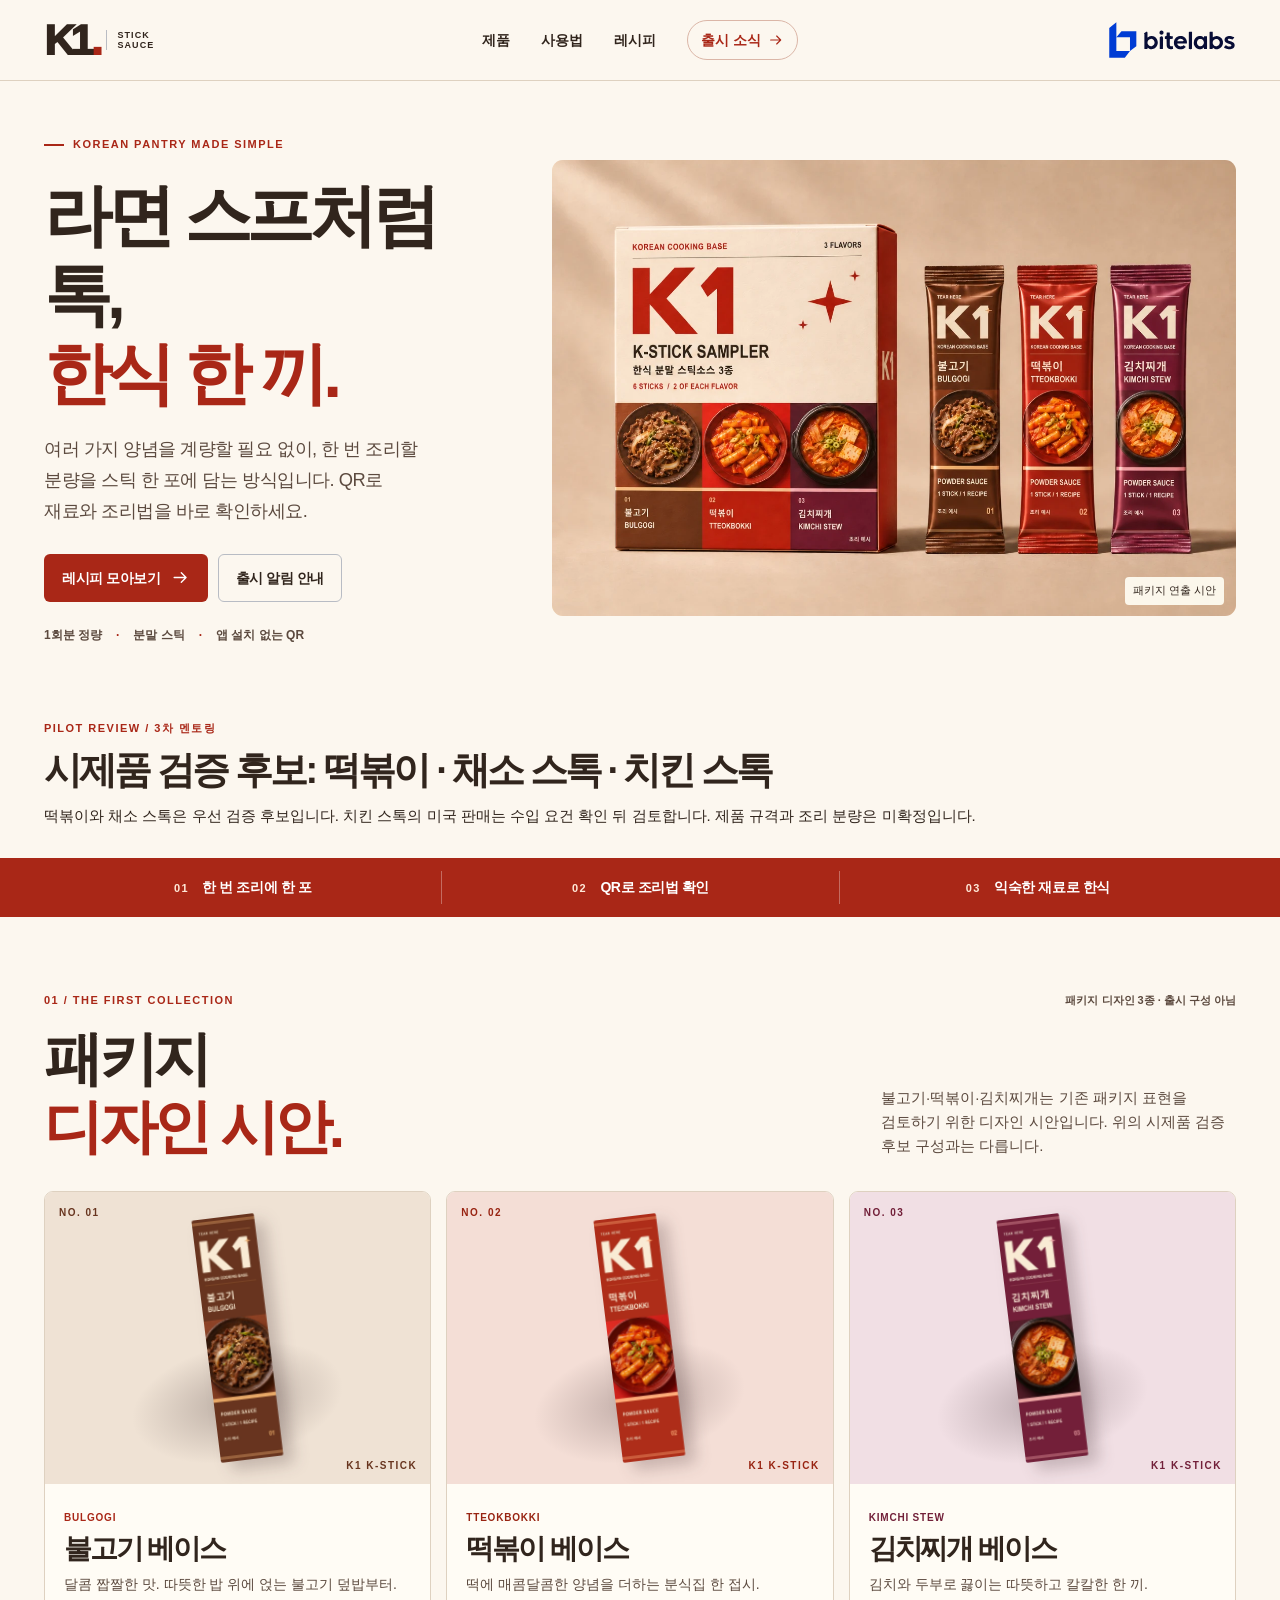
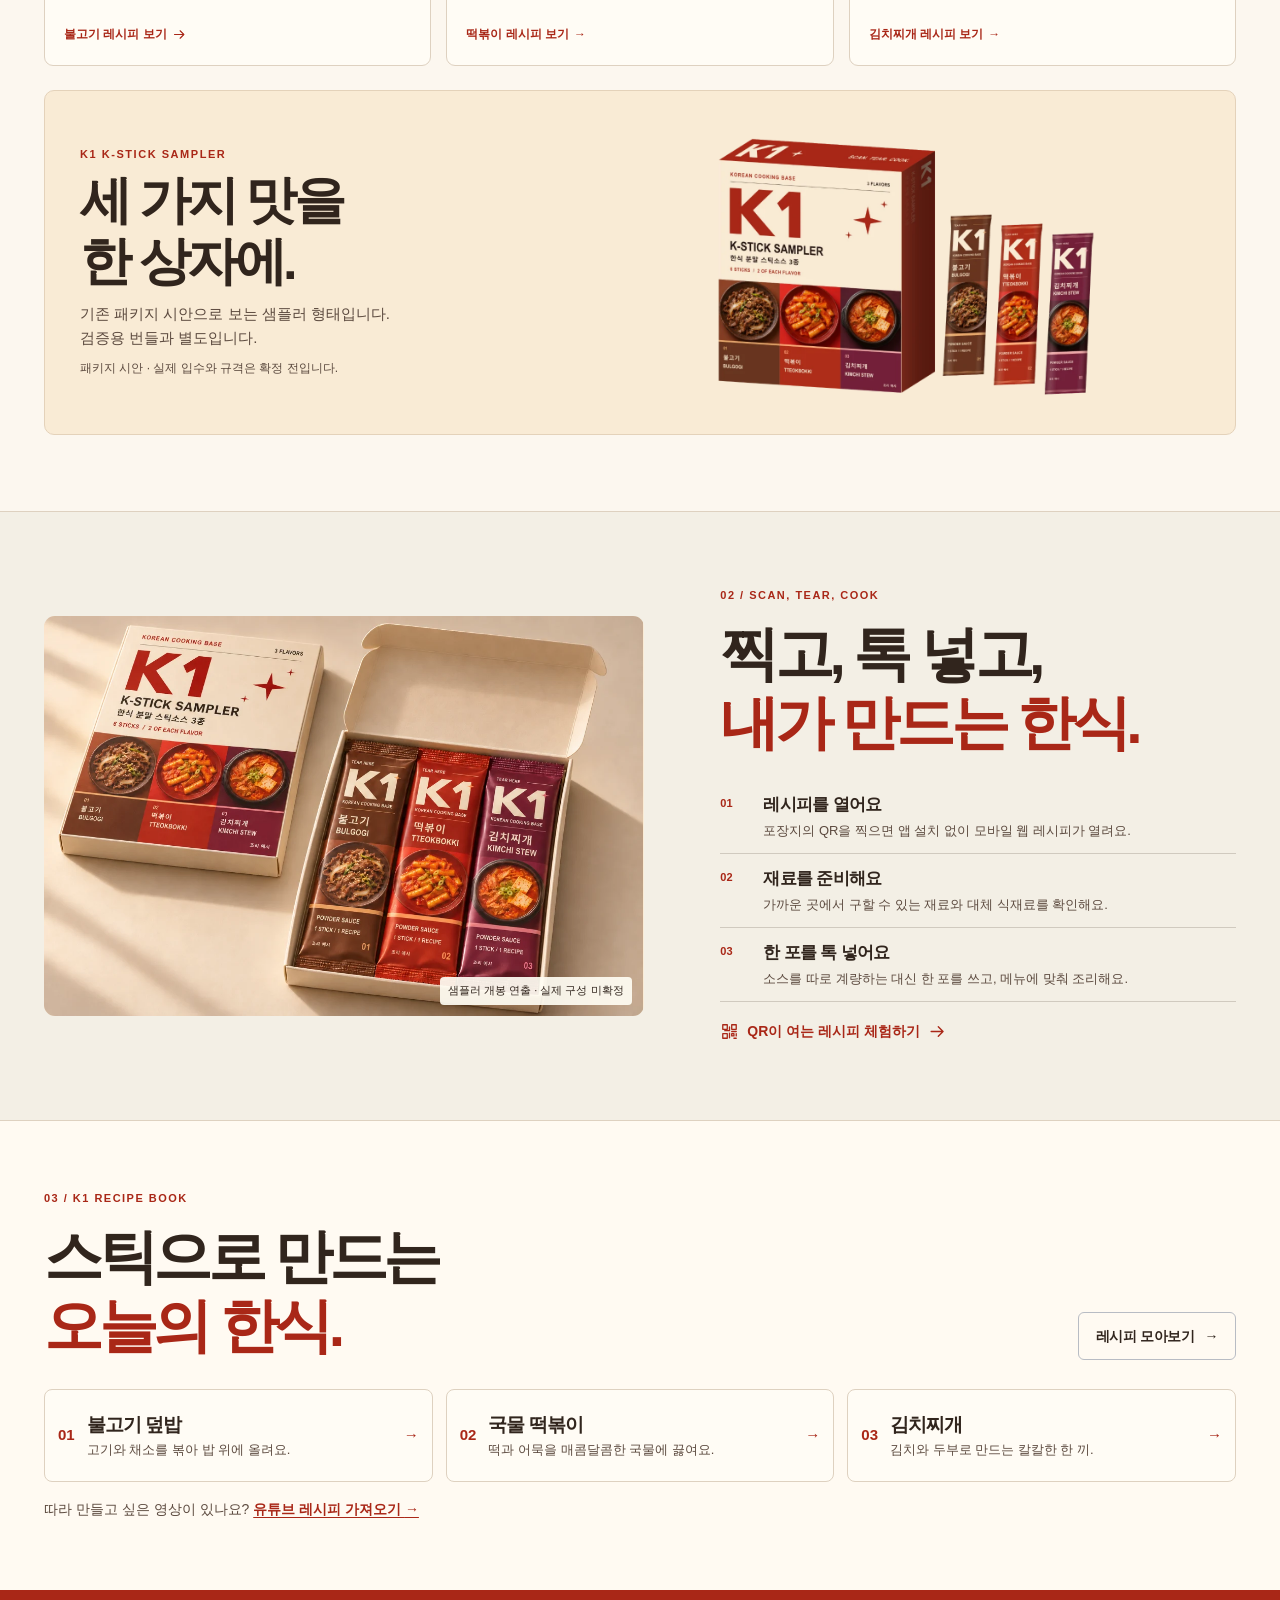
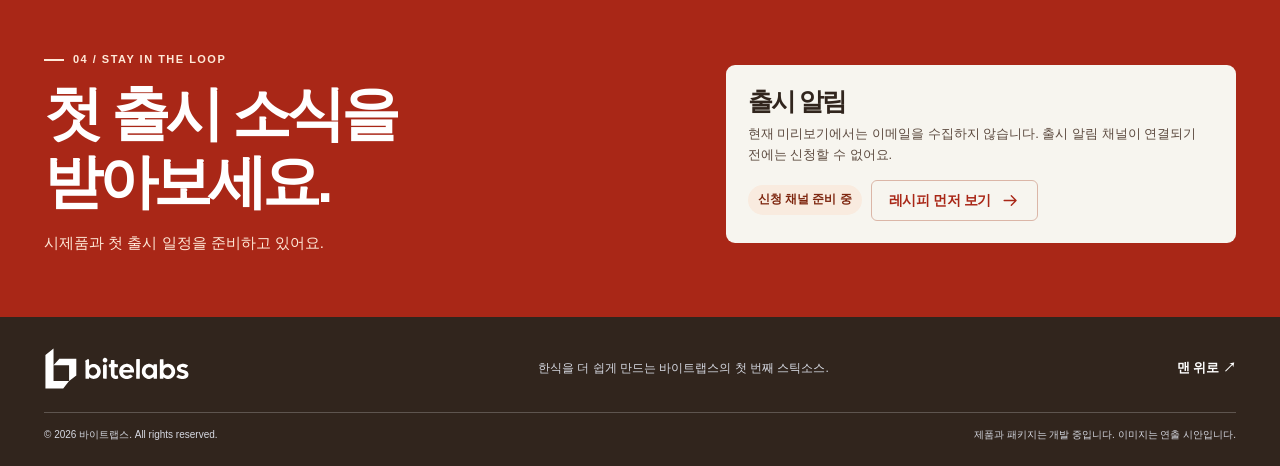
<file: index.html>
<!doctype html><html lang="ko"><head><meta name="robots" content="noindex, nofollow"><meta charset="utf-8"><meta name="viewport" content="width=device-width, initial-scale=1"><title>K1 스틱소스 | 라면 스프처럼 톡, 한식 한 끼</title><meta name="description" content="한 끼 분량의 분말 스틱소스와 앱 없이 열리는 QR 레시피. 한식 스틱과 QR 웹 레시피를 검토 중입니다."><meta property="og:title" content="K1 스틱소스 | 라면 스프처럼 톡, 한식 한 끼"><meta property="og:description" content="한 끼 분량의 분말 스틱소스와 앱 없이 열리는 QR 레시피. 한식 스틱과 QR 웹 레시피를 검토 중입니다."><meta property="og:type" content="website"><meta name="theme-color" content="#f9ebd5"><link rel="icon" type="image/svg+xml" href="assets/bitelabs-symbol-flat-blue.svg"><link rel="stylesheet" href="styles.css"><script defer src="config.js"></script><script defer src="main.js"></script></head><body><a class="skip" href="#main">본문 바로가기</a><header class="head"><div class="shell head-in"><a class="brand" href="#top" aria-label="K1 홈"><span class="mark">K1<span>.</span></span><span class="brand-ext">STICK<br>SAUCE</span></a><button type="button" class="hamb" aria-expanded="false" aria-controls="menu"><svg viewBox="0 0 24 24" fill="none" aria-hidden="true"><path d="M4 8h16M4 16h16" stroke="currentColor" stroke-width="1.75" stroke-linecap="round"/></svg><span class="sr">메뉴</span></button><nav id="menu" aria-label="주 메뉴"><a href="#lineup">제품</a><a href="#how">사용법</a><a href="recipe/">레시피</a><a class="nav-cta" href="#notify">출시 소식 <svg viewBox="0 0 24 24" fill="none" aria-hidden="true"><path d="M4 12h15m-6-6 6 6-6 6" stroke="currentColor" stroke-width="1.75" stroke-linecap="round" stroke-linejoin="round"/></svg></a></nav><img class="company" src="assets/bitelabs-horizontal-flat-blue.svg" width="128" alt="바이트랩스"></div></header><main id="main"><section id="top" class="hero"><div class="shell hero-grid"><div class="hero-copy"><p class="eyebrow"><span></span> KOREAN PANTRY MADE SIMPLE</p><h1>라면 스프처럼 톡,<br><em>한식 한 끼.</em></h1><p class="lead">여러 가지 양념을 계량할 필요 없이, 한 번 조리할 분량을 스틱 한 포에 담는 방식입니다. QR로 재료와 조리법을 바로 확인하세요.</p><div class="actions"><a class="btn primary" href="recipe/">레시피 모아보기 <svg viewBox="0 0 24 24" fill="none" aria-hidden="true"><path d="M4 12h15m-6-6 6 6-6 6" stroke="currentColor" stroke-width="1.75" stroke-linecap="round" stroke-linejoin="round"/></svg></a><a class="btn secondary" href="#notify">출시 알림 안내</a></div><div class="hero-meta"><span>1회분 정량</span><span>분말 스틱</span><span>앱 설치 없는 QR</span></div></div><figure class="hero-fig"><img fetchpriority="high" decoding="async" src="assets/k-stick/hero.webp" width="1350" height="900" alt="크림색 K1 K-STICK 샘플러 박스와 불고기·떡볶이·김치찌개 스틱 3종 패키지 목업"><figcaption>패키지 연출 시안</figcaption></figure></div></section><section id="pilot" class="shell" style="padding-block:30px"><div class="section-label">PILOT REVIEW / 3차 멘토링</div><h2 style="font-size:clamp(24px,3.5vw,38px);margin:12px 0">시제품 검증 후보: 떡볶이 · 채소 스톡 · 치킨 스톡</h2><p>떡볶이와 채소 스톡은 우선 검증 후보입니다. 치킨 스톡의 미국 판매는 수입 요건 확인 뒤 검토합니다. 제품 규격과 조리 분량은 미확정입니다.</p></section><div class="strip"><div class="shell strip-in"><span><b>01</b> 한 번 조리에 한 포</span><span><b>02</b> QR로 조리법 확인</span><span><b>03</b> 익숙한 재료로 한식</span></div></div><section id="lineup" class="lineup"><div class="shell"><div class="section-label"><span>01 / THE FIRST COLLECTION</span><span>패키지 디자인 3종 · 출시 구성 아님</span></div><div class="section-head"><h2>패키지<br><em>디자인 시안.</em></h2><p>불고기·떡볶이·김치찌개는 기존 패키지 표현을 검토하기 위한 디자인 시안입니다. 위의 시제품 검증 후보 구성과는 다릅니다.</p></div><div class="cards"><article class="card bulgogi"><div class="pack-v"><span class="v-num">NO. 01</span><span class="v-tag">K1 K-STICK</span><img loading="lazy" decoding="async" src="assets/k-stick/bulgogi.webp" width="260" height="1006" alt="K1 불고기 베이스 스틱 패키지 전면 시안"></div><div class="card-copy"><span>BULGOGI</span><h3>불고기 베이스</h3><p>달콤 짭짤한 맛. 따뜻한 밥 위에 얹는 불고기 덮밥부터.</p><a href="recipe/#/recipe/bulgogi-dupbap">불고기 레시피 보기 <svg viewBox="0 0 24 24" fill="none" aria-hidden="true"><path d="M4 12h15m-6-6 6 6-6 6" stroke="currentColor" stroke-width="1.75" stroke-linecap="round" stroke-linejoin="round"/></svg></a></div></article><article class="card tteokbokki"><div class="pack-v"><span class="v-num">NO. 02</span><span class="v-tag">K1 K-STICK</span><img loading="lazy" decoding="async" src="assets/k-stick/tteokbokki.webp" width="260" height="1006" alt="K1 떡볶이 베이스 스틱 패키지 전면 시안"></div><div class="card-copy"><span>TTEOKBOKKI</span><h3>떡볶이 베이스</h3><p>떡에 매콤달콤한 양념을 더하는 분식집 한 접시.</p><a href="recipe/#/recipe/tteokbokki">떡볶이 레시피 보기 <span aria-hidden="true">→</span></a></div></article><article class="card kimchi"><div class="pack-v"><span class="v-num">NO. 03</span><span class="v-tag">K1 K-STICK</span><img loading="lazy" decoding="async" src="assets/k-stick/kimchi.webp" width="260" height="1006" alt="K1 김치찌개 베이스 스틱 패키지 전면 시안"></div><div class="card-copy"><span>KIMCHI STEW</span><h3>김치찌개 베이스</h3><p>김치와 두부로 끓이는 따뜻하고 칼칼한 한 끼.</p><a href="recipe/#/recipe/kimchi-jjigae">김치찌개 레시피 보기 <span aria-hidden="true">→</span></a></div></article></div><aside class="sampler" aria-labelledby="sample-heading"><div class="sampler-copy"><p class="sampler-kicker">K1 K-STICK SAMPLER</p><h3 id="sample-heading">세 가지 맛을<br> 한 상자에.</h3><p>기존 패키지 시안으로 보는 샘플러 형태입니다. 검증용 번들과 별도입니다.</p><small>패키지 시안 · 실제 입수와 규격은 확정 전입니다.</small></div><img loading="lazy" decoding="async" src="assets/k-stick/packshot.webp" width="1080" height="692" alt="K1 샘플러 박스와 스틱 구성 연출 시안"></aside></div></section><section id="how" class="how"><div class="shell how-grid"><figure class="collection"><img loading="lazy" decoding="async" src="assets/k-stick/unboxing.webp" width="1180" height="787" alt="크림색 K1 샘플러 상자를 열어 스틱을 보여주는 개봉 목업"><figcaption>샘플러 개봉 연출 · 실제 구성 미확정</figcaption></figure><div><div class="section-label">02 / SCAN, TEAR, COOK</div><h2>찍고, 톡 넣고,<br><em>내가 만드는 한식.</em></h2><ol class="how-list"><li><span>01</span><div><strong>레시피를 열어요</strong><p>포장지의 QR을 찍으면 앱 설치 없이 모바일 웹 레시피가 열려요.</p></div></li><li><span>02</span><div><strong>재료를 준비해요</strong><p>가까운 곳에서 구할 수 있는 재료와 대체 식재료를 확인해요.</p></div></li><li><span>03</span><div><strong>한 포를 톡 넣어요</strong><p>소스를 따로 계량하는 대신 한 포를 쓰고, 메뉴에 맞춰 조리해요.</p></div></li></ol><a class="text-link" href="recipe/"><svg viewBox="0 0 24 24" fill="none" aria-hidden="true"><path d="M3.5 3.5h5.7v5.7H3.5zm11.3 0h5.7v5.7h-5.7zM3.5 14.8h5.7v5.7H3.5zm11.3 0h2.8v2.8h-2.8zm5.7 0v2.8m-2.9 2.9h2.9M12 6.3V11H6m6 3v6m2.8-8h5.7" stroke="currentColor" stroke-width="1.65" stroke-linecap="round" stroke-linejoin="round"/></svg> QR이 여는 레시피 체험하기 <svg viewBox="0 0 24 24" fill="none" aria-hidden="true"><path d="M4 12h15m-6-6 6 6-6 6" stroke="currentColor" stroke-width="1.75" stroke-linecap="round" stroke-linejoin="round"/></svg></a></div></div></section><section id="recipes" class="home-recipes" aria-labelledby="home-recipes-title"><div class="shell"><div class="section-label">03 / K1 RECIPE BOOK</div><div class="section-head"><div><h2 id="home-recipes-title">스틱으로 만드는<br><em>오늘의 한식.</em></h2></div><a class="btn secondary" href="recipe/">레시피 모아보기 <span aria-hidden="true">→</span></a></div><div class="home-recipe-grid"><a class="home-recipe-card" href="recipe/#/recipe/bulgogi-dupbap"><span class="home-recipe-count">01</span><span><strong>불고기 덮밥</strong><small>고기와 채소를 볶아 밥 위에 올려요.</small></span><span aria-hidden="true">→</span></a><a class="home-recipe-card" href="recipe/#/recipe/tteokbokki"><span class="home-recipe-count">02</span><span><strong>국물 떡볶이</strong><small>떡과 어묵을 매콤달콤한 국물에 끓여요.</small></span><span aria-hidden="true">→</span></a><a class="home-recipe-card" href="recipe/#/recipe/kimchi-jjigae"><span class="home-recipe-count">03</span><span><strong>김치찌개</strong><small>김치와 두부로 만드는 칼칼한 한 끼.</small></span><span aria-hidden="true">→</span></a></div><p class="recipe-tool-link">따라 만들고 싶은 영상이 있나요? <a href="recipe/#extractor">유튜브 레시피 가져오기 <span aria-hidden="true">→</span></a></p></div></section><section id="notify" class="notify"><div class="shell notify-grid"><div><p class="eyebrow"><span></span> 04 / STAY IN THE LOOP</p><h2>첫 출시 소식을<br>받아보세요.</h2><p>시제품과 첫 출시 일정을 준비하고 있어요.</p></div><div class="signup-box"><h3>출시 알림</h3><p id="signup-detail">현재 미리보기에서는 이메일을 수집하지 않습니다. 출시 알림 채널이 연결되기 전에는 신청할 수 없어요.</p><form id="notify-form" hidden aria-describedby="signup-detail"><label for="email">이메일 주소</label><input type="email" id="email" name="email" autocomplete="email" required placeholder="name@example.com" maxlength="254"><label class="consent"><input type="checkbox" name="consent" value="1" required><span data-consent>개인정보 수집 및 이용에 동의합니다.</span></label><a class="policy" data-privacy href="#" hidden>개인정보 처리 안내</a><button type="submit" class="btn primary">알림 신청 <svg viewBox="0 0 24 24" fill="none" aria-hidden="true"><path d="M4 12h15m-6-6 6 6-6 6" stroke="currentColor" stroke-width="1.75" stroke-linecap="round" stroke-linejoin="round"/></svg></button><p role="status" class="signup-status"></p></form><div id="notify-fallback"><span class="status-pill">신청 채널 준비 중</span><a class="btn white-link" href="recipe/">레시피 먼저 보기 <svg viewBox="0 0 24 24" fill="none" aria-hidden="true"><path d="M4 12h15m-6-6 6 6-6 6" stroke="currentColor" stroke-width="1.75" stroke-linecap="round" stroke-linejoin="round"/></svg></a></div><a class="partner" data-partner hidden>협업 문의 <svg viewBox="0 0 24 24" fill="none" aria-hidden="true"><path d="M4 12h15m-6-6 6 6-6 6" stroke="currentColor" stroke-width="1.75" stroke-linecap="round" stroke-linejoin="round"/></svg></a></div></div></section></main><footer class="footer"><div class="shell footer-top"><img src="assets/bitelabs-horizontal-white.svg" alt="바이트랩스" width="146"><p>한식을 더 쉽게 만드는 바이트랩스의 첫 번째 스틱소스.</p><a href="#top">맨 위로 <span aria-hidden="true">↗</span></a></div><div class="shell footer-low"><small>© 2026 바이트랩스. All rights reserved.</small><small>제품과 패키지는 개발 중입니다. 이미지는 연출 시안입니다.</small></div></footer></body></html>
</file>
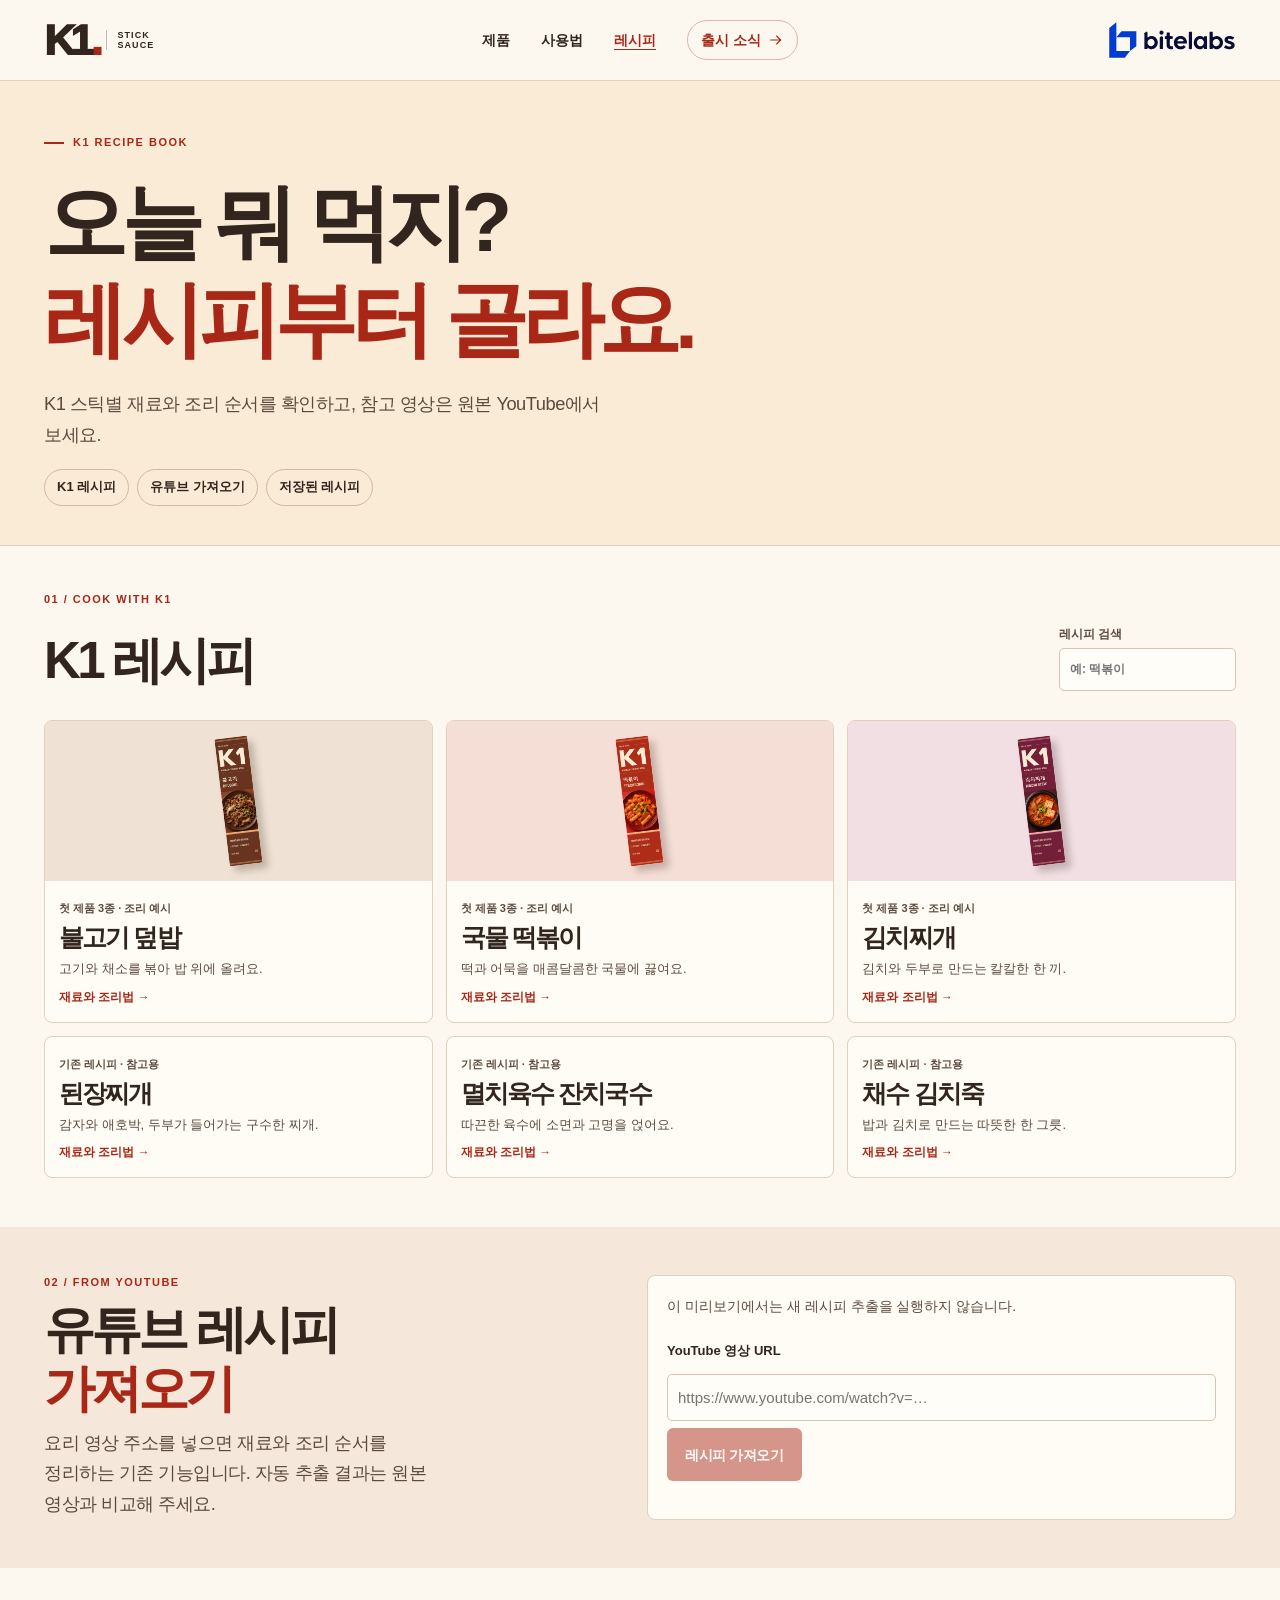
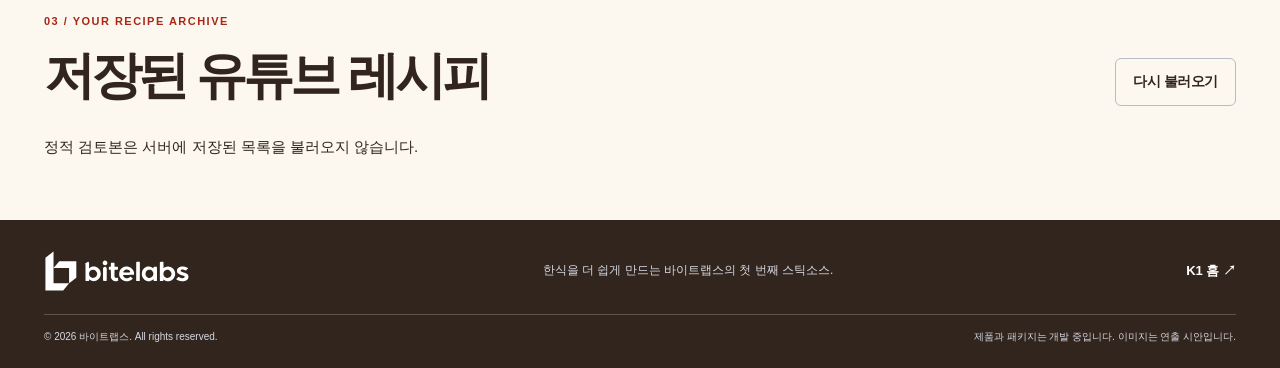
<file: recipe/index.html>
<!doctype html><html lang="ko"><head><meta name="robots" content="noindex, nofollow"><meta charset="utf-8"><meta name="viewport" content="width=device-width,initial-scale=1"><title>K1 레시피북</title><meta name="description" content="QR로 여는 K1 레시피와 유튜브 레시피 가져오기"><meta name="theme-color" content="#f9ebd5"><link rel="icon" href="../assets/bitelabs-symbol-flat-blue.svg"><link rel="stylesheet" href="../styles.css"><script defer src="../main.js"></script><script defer src="data.js"></script><script defer src="hub.js"></script></head><body><a class="skip" href="#main">본문 바로가기</a><header class="head"><div class="shell head-in"><a class="brand" href="../index.html" aria-label="K1 홈"><span class="mark">K1<span>.</span></span><span class="brand-ext">STICK<br>SAUCE</span></a><button type="button" class="hamb" aria-expanded="false" aria-controls="menu"><svg viewBox="0 0 24 24" fill="none" aria-hidden="true"><path d="M4 8h16M4 16h16" stroke="currentColor" stroke-width="1.75" stroke-linecap="round"/></svg><span class="sr">메뉴</span></button><nav id="menu" aria-label="주 메뉴"><a href="../index.html#lineup">제품</a><a href="../index.html#how">사용법</a><a href="./" aria-current="page">레시피</a><a class="nav-cta" href="../index.html#notify">출시 소식 <svg viewBox="0 0 24 24" fill="none" aria-hidden="true"><path d="M4 12h15m-6-6 6 6-6 6" stroke="currentColor" stroke-width="1.75" stroke-linecap="round" stroke-linejoin="round"/></svg></a></nav><img class="company" src="../assets/bitelabs-horizontal-flat-blue.svg" width="128" alt="바이트랩스"></div></header><main id="main" class="recipe-hub"><section class="hub-hero"><div class="shell"><p class="eyebrow"><span></span> K1 RECIPE BOOK</p><h1>오늘 뭐 먹지?<br><em>레시피부터 골라요.</em></h1><p class="lead">K1 스틱별 재료와 조리 순서를 확인하고, 참고 영상은 원본 YouTube에서 보세요.</p><nav class="hub-jump" aria-label="레시피 메뉴"><a href="#library">K1 레시피</a><a href="#extractor">유튜브 가져오기</a><a href="#saved">저장된 레시피</a></nav></div></section><section id="library" class="hub-library shell" aria-labelledby="library-title"><div class="section-label">01 / COOK WITH K1</div><div class="section-head"><h2 id="library-title">K1 레시피</h2><label class="hub-search">레시피 검색<input id="hub-search" type="search" placeholder="예: 떡볶이" ></label></div><div id="hub-grid" class="hub-grid"></div><p id="hub-empty" hidden>검색 결과가 없어요.</p></section><section id="hub-detail" class="hub-detail shell" aria-label="레시피 상세" hidden></section><section id="extractor" class="hub-extractor"><div class="shell extract-grid"><div><p class="section-label">02 / FROM YOUTUBE</p><h2>유튜브 레시피<br><em>가져오기</em></h2><p class="lead">요리 영상 주소를 넣으면 재료와 조리 순서를 정리하는 기존 기능입니다. 자동 추출 결과는 원본 영상과 비교해 주세요.</p></div><div class="hub-extract-box"><p id="hub-service" role="status">저장된 레시피 서버 상태를 확인하는 중입니다.</p><form id="hub-extract-form"><label for="hub-youtube-url">YouTube 영상 URL</label><input id="hub-youtube-url" type="url" placeholder="https://www.youtube.com/watch?v=…" aria-describedby="hub-service" required><button type="submit" class="btn primary" disabled>레시피 가져오기</button></form><p id="hub-extract-note" role="status"></p></div></div><div id="hub-result" class="shell" hidden></div></section><section id="saved" class="hub-saved shell"><p class="section-label">03 / YOUR RECIPE ARCHIVE</p><div class="section-head"><h2>저장된 유튜브 레시피</h2><button class="btn secondary" type="button" id="hub-retry">다시 불러오기</button></div><p id="hub-saved-state" role="status">저장 목록을 불러오는 중입니다.</p><div id="hub-saved-grid" class="hub-grid"></div></section></main><footer class="footer"><div class="shell footer-top"><img src="../assets/bitelabs-horizontal-white.svg" alt="바이트랩스" width="146"><p>한식을 더 쉽게 만드는 바이트랩스의 첫 번째 스틱소스.</p><a href="../index.html">K1 홈 <span aria-hidden="true">↗</span></a></div><div class="shell footer-low"><small>© 2026 바이트랩스. All rights reserved.</small><small>제품과 패키지는 개발 중입니다. 이미지는 연출 시안입니다.</small></div></footer></body></html>
</file>
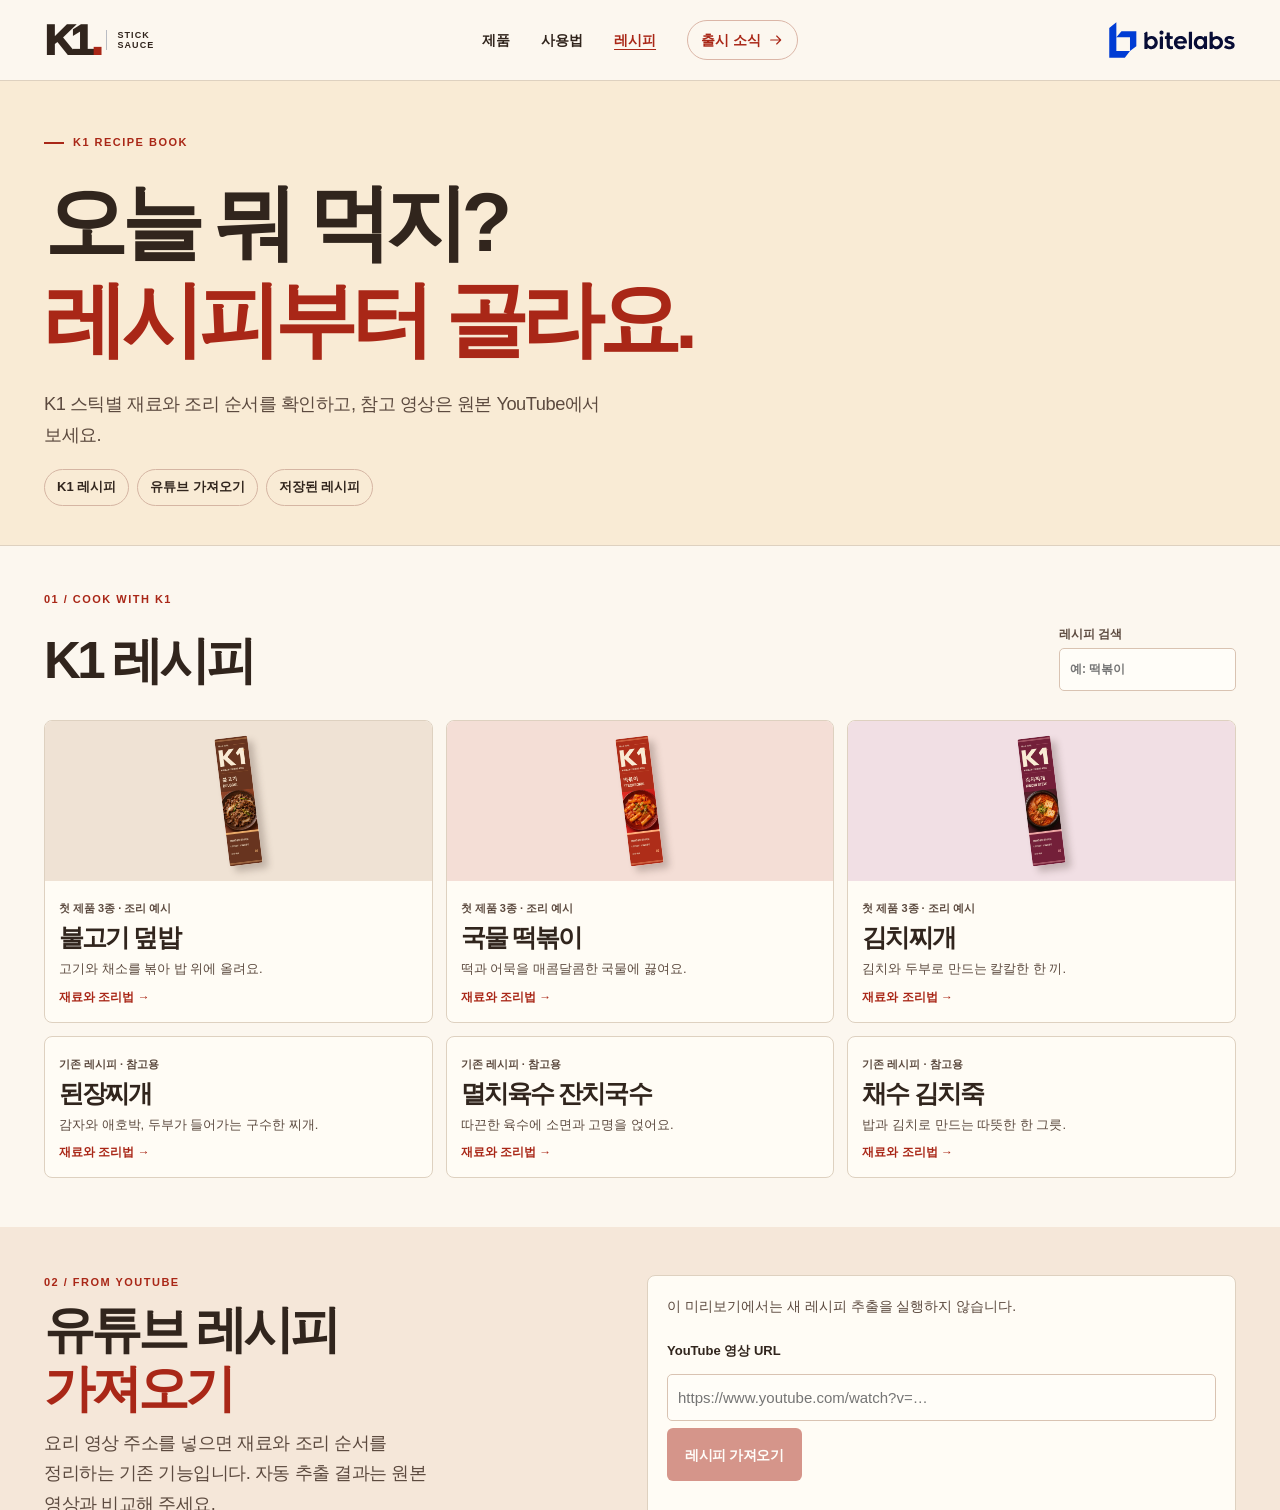
<file: youtube/index.html>
<!doctype html><html lang="ko"><head><meta name="robots" content="noindex, nofollow"><meta charset="utf-8"><meta name="viewport" content="width=device-width,initial-scale=1"><title>K1 유튜브 레시피 가져오기</title><meta http-equiv="refresh" content="0; url=../recipe/#extractor"></head><body><a href="../recipe/#extractor">통합된 유튜브 레시피 가져오기 열기</a></body></html>
</file>
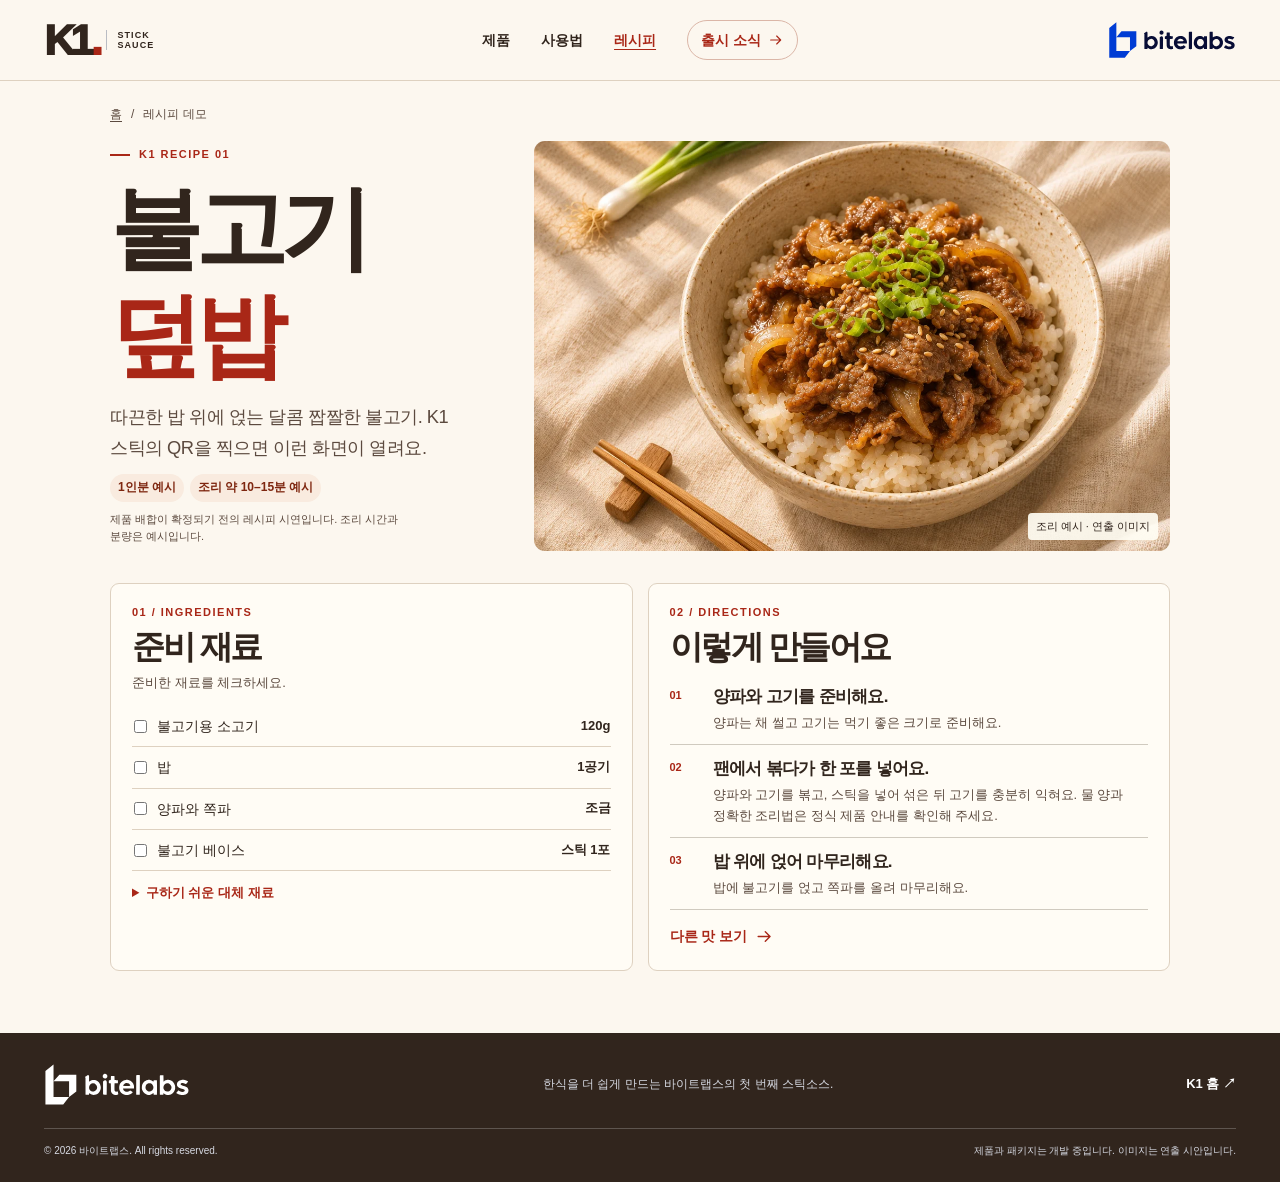
<file: recipe.html>
<!doctype html><html lang="ko"><head><meta name="robots" content="noindex, nofollow"><meta charset="utf-8"><meta name="viewport" content="width=device-width, initial-scale=1"><title>불고기 덮밥 레시피 데모 | K1 스틱소스</title><meta name="description" content="앱 설치 없이 열리는 K1 QR 레시피의 불고기 덮밥 예시: 재료, 대체 재료, 조리 순서."><meta property="og:title" content="불고기 덮밥 레시피 데모 | K1 스틱소스"><meta property="og:description" content="앱 설치 없이 열리는 K1 QR 레시피의 불고기 덮밥 예시: 재료, 대체 재료, 조리 순서."><meta property="og:type" content="website"><meta name="theme-color" content="#f9ebd5"><link rel="icon" type="image/svg+xml" href="assets/bitelabs-symbol-flat-blue.svg"><link rel="stylesheet" href="styles.css"><script defer src="config.js"></script><script defer src="main.js"></script></head><body><a class="skip" href="#main">본문 바로가기</a><header class="head"><div class="shell head-in"><a class="brand" href="index.html" aria-label="K1 홈"><span class="mark">K1<span>.</span></span><span class="brand-ext">STICK<br>SAUCE</span></a><button type="button" class="hamb" aria-expanded="false" aria-controls="menu"><svg viewBox="0 0 24 24" fill="none" aria-hidden="true"><path d="M4 8h16M4 16h16" stroke="currentColor" stroke-width="1.75" stroke-linecap="round"/></svg><span class="sr">메뉴</span></button><nav id="menu" aria-label="주 메뉴"><a href="index.html#lineup">제품</a><a href="index.html#how">사용법</a><a href="recipe.html" aria-current="page">레시피</a><a class="nav-cta" href="index.html#notify">출시 소식 <svg viewBox="0 0 24 24" fill="none" aria-hidden="true"><path d="M4 12h15m-6-6 6 6-6 6" stroke="currentColor" stroke-width="1.75" stroke-linecap="round" stroke-linejoin="round"/></svg></a></nav><img class="company" src="assets/bitelabs-horizontal-flat-blue.svg" width="128" alt="바이트랩스"></div></header><main id="main" class="recipe"><div class="shell recipe-shell"><div class="breadcrumb"><a href="index.html">홈</a><span aria-hidden="true">/</span><span>레시피 데모</span></div><section class="recipe-hero"><div><p class="eyebrow"><span></span> K1 RECIPE 01</p><h1>불고기<br><em>덮밥</em></h1><p class="lead">따끈한 밥 위에 얹는 달콤 짭짤한 불고기. K1 스틱의 QR을 찍으면 이런 화면이 열려요.</p><div class="recipe-meta"><span>1인분 예시</span><span>조리 약 10–15분 예시</span></div><p class="recipe-disclaimer">제품 배합이 확정되기 전의 레시피 시연입니다. 조리 시간과 분량은 예시입니다.</p></div><figure><img src="assets/k1-bulgogi.webp" width="1200" height="800" fetchpriority="high" alt="양파와 쪽파를 곁들인 불고기 덮밥 연출 이미지"><figcaption>조리 예시 · 연출 이미지</figcaption></figure></section><div class="recipe-grid"><section class="recipe-panel" aria-labelledby="ingredients"><div class="section-label">01 / INGREDIENTS</div><h2 id="ingredients">준비 재료</h2><p class="muted">준비한 재료를 체크하세요.</p><ul class="ingredient-list"><li><label><input type="checkbox"><span>불고기용 소고기</span><b>120g</b></label></li><li><label><input type="checkbox"><span>밥</span><b>1공기</b></label></li><li><label><input type="checkbox"><span>양파와 쪽파</span><b>조금</b></label></li><li><label><input type="checkbox"><span>불고기 베이스</span><b>스틱 1포</b></label></li></ul><details><summary>구하기 쉬운 대체 재료</summary><p>불고기용 고기 대신 얇게 썬 소고기를, 쪽파 대신 대파를 사용해 보세요. 백미는 현미밥으로 바꿔도 됩니다.</p></details></section><section class="recipe-panel" aria-labelledby="steps"><div class="section-label">02 / DIRECTIONS</div><h2 id="steps">이렇게 만들어요</h2><ol class="how-list recipe-steps"><li><span>01</span><div><strong>양파와 고기를 준비해요.</strong><p>양파는 채 썰고 고기는 먹기 좋은 크기로 준비해요.</p></div></li><li><span>02</span><div><strong>팬에서 볶다가 한 포를 넣어요.</strong><p>양파와 고기를 볶고, 스틱을 넣어 섞은 뒤 고기를 충분히 익혀요. 물 양과 정확한 조리법은 정식 제품 안내를 확인해 주세요.</p></div></li><li><span>03</span><div><strong>밥 위에 얹어 마무리해요.</strong><p>밥에 불고기를 얹고 쪽파를 올려 마무리해요.</p></div></li></ol><a class="text-link" href="index.html#lineup">다른 맛 보기 <svg viewBox="0 0 24 24" fill="none" aria-hidden="true"><path d="M4 12h15m-6-6 6 6-6 6" stroke="currentColor" stroke-width="1.75" stroke-linecap="round" stroke-linejoin="round"/></svg></a></section></div></div></main><footer class="footer"><div class="shell footer-top"><img src="assets/bitelabs-horizontal-white.svg" alt="바이트랩스" width="146"><p>한식을 더 쉽게 만드는 바이트랩스의 첫 번째 스틱소스.</p><a href="index.html">K1 홈 <span aria-hidden="true">↗</span></a></div><div class="shell footer-low"><small>© 2026 바이트랩스. All rights reserved.</small><small>제품과 패키지는 개발 중입니다. 이미지는 연출 시안입니다.</small></div></footer></body></html>
</file>
<file: styles.css>
:root{--ink:#111d36;--blue:#173db8;--cream:#f7f5ef;--paper:#fffefa;--soft:#efebe1;--muted:#4f596a;--line:#dedbd2;--green:#244f40;--red:#ca382d}*{box-sizing:border-box}html{scroll-behavior:smooth}body{margin:0;background:var(--cream);color:var(--ink);font-family:Pretendard,'Malgun Gothic','맑은 고딕','Apple SD Gothic Neo',sans-serif;font-size:15px;line-height:1.6;word-break:keep-all;overflow-wrap:break-word}img{display:block;max-width:100%;height:auto}a{color:inherit;text-decoration:none}button,input{font:inherit}button{cursor:pointer}svg{width:19px;height:19px;flex:none}h1,h2,h3,p,figure{margin:0}h1,h2,h3{font-weight:800;letter-spacing:-.075em;line-height:1.16}em{color:var(--blue);font-style:normal}::selection{background:#2447bf;color:white}[hidden]{display:none!important}.sr,.skip:not(:focus){position:absolute;width:1px;height:1px;overflow:hidden;clip-path:inset(50%)}.skip:focus{z-index:50;position:absolute;top:10px;left:10px;background:white;padding:10px}.shell{width:min(100% - 88px,1232px);margin-inline:auto}:focus-visible{outline:3px solid #2371e2;outline-offset:4px}.head{position:relative;background:var(--cream);border-bottom:1px solid var(--line);z-index:3}.head-in{min-height:80px;display:grid;grid-template-columns:1fr auto 1fr;align-items:center;gap:28px}.brand{display:inline-flex;align-items:center;gap:9px;justify-self:start}.mark{font-size:43px;font-weight:1000;line-height:1;letter-spacing:-.12em;font-family:Arial,sans-serif}.mark span{color:var(--blue);margin-left:2px}.brand-ext{font:800 9px/1.12 Arial,sans-serif;letter-spacing:.12em;border-left:1px solid #b9bcc3;padding-left:10px}.head nav{display:flex;align-items:center;gap:31px;font-weight:700;font-size:14px}.head nav a:not(.nav-cta):hover,.head nav [aria-current=page]{color:var(--blue);text-decoration:underline;text-underline-offset:4px}.nav-cta{display:flex;gap:7px;align-items:center;border:1px solid #bdc7df;border-radius:99px;padding:8px 13px;color:var(--blue)}.nav-cta svg{width:16px;height:16px}.company{justify-self:end;width:128px}.hamb{display:none}.hero{padding:42px 0 38px}.hero-grid{display:grid;grid-template-columns: .82fr 1.18fr;gap:32px;align-items:center}.hero-copy{padding:14px 0 8px}.eyebrow,.section-label{font:800 11px/1.4 Arial,'Malgun Gothic',sans-serif;letter-spacing:.135em;color:var(--blue)}.eyebrow{display:flex;gap:9px;align-items:center;margin-bottom:25px}.eyebrow span{display:inline-block;width:20px;height:2px;background:currentColor}.hero h1{font-size:clamp(42px,5.3vw,82px)}.lead{font-size:clamp(15px,1.43vw,19px);line-height:1.68;max-width:390px;color:var(--muted);margin-top:21px;letter-spacing:-.027em}.actions{display:flex;flex-wrap:wrap;gap:10px;margin-top:27px}.btn{display:inline-flex;align-items:center;justify-content:center;gap:10px;min-height:48px;padding:10px 17px;border:1px solid transparent;border-radius:6px;font-weight:800;font-size:14px;line-height:1.3;letter-spacing:-.03em}.btn:hover{transform:translateY(-1px)}.btn.primary{background:var(--blue);color:#fff}.btn.primary:hover{background:#12318e}.btn.secondary{background:transparent;border-color:#b8bcc4;color:var(--ink)}.btn.secondary:hover{background:#fff}.hero-meta,.recipe-meta{display:flex;gap:14px;margin-top:24px;flex-wrap:wrap;color:var(--muted);font-size:12px;font-weight:600}.hero-meta span+span::before{content:'·';margin-right:14px;color:var(--blue);font-weight:900}.hero-fig,.collection,.recipe-hero figure{position:relative;overflow:hidden;border-radius:11px;background:#e9e1d1}.hero-fig img{width:100%;aspect-ratio:4/3;object-fit:cover}.hero-fig figcaption,.collection figcaption,.recipe-hero figcaption{position:absolute;right:12px;bottom:11px;padding:5px 8px;border-radius:4px;background:#fffdf3eb;color:var(--ink);font-size:11px}.strip{background:var(--blue);color:white}.strip-in{display:grid;grid-template-columns:repeat(3,1fr);padding-block:13px}.strip-in span{padding:5px 18px;text-align:center;font-size:14px;letter-spacing:-.03em;font-weight:700}.strip-in span+span{border-left:1px solid #ffffff51}.strip-in b{font:800 11px/1 Arial,sans-serif;letter-spacing:.12em;margin-right:10px;color:#d3e4ff}.lineup,.how{padding:76px 0}.section-label{display:flex;justify-content:space-between}.section-label>span+span{letter-spacing:0;color:var(--muted);font-family:'Malgun Gothic',sans-serif}.section-head{display:flex;align-items:end;justify-content:space-between;gap:24px;margin:17px 0 29px}.section-head h2,.how h2,.notify h2{font-size:clamp(36px,4.6vw,64px)}.section-head p{max-width:355px;color:var(--muted);padding-bottom:4px}.cards{display:grid;grid-template-columns:repeat(3,minmax(0,1fr));gap:15px}.card{border:1px solid var(--line);border-radius:9px;overflow:hidden;background:var(--paper)}.pack-v{position:relative;display:grid;place-items:center;min-height:292px;background:#e0e8fa;overflow:hidden;color:#294688}.spicy .pack-v{background:#f2ded7;color:#8b3027}.stew .pack-v{background:#e0e8db;color:#315842}.pack-v::after{content:'';width:58%;aspect-ratio:1.85;position:absolute;bottom:21px;background:radial-gradient(ellipse,#182a4740,transparent 68%);transform:rotate(-12deg)}.pack-v img{position:relative;z-index:1;height:245px;width:auto;transform:rotate(-12deg);filter:drop-shadow(12px 8px 10px #1e2a4b39)}.v-num,.v-tag{position:absolute;font:800 10px/1.1 Arial,sans-serif;letter-spacing:.15em}.v-num{left:14px;top:15px}.v-tag{right:13px;bottom:13px}.card-copy{padding:20px 19px 21px}.card-copy>span:first-child{font:800 10px/1.2 Arial,sans-serif;letter-spacing:.16em;color:var(--blue)}.card-copy h3{font-size:28px;margin:5px 0 8px}.card-copy p{font-size:14px;color:var(--muted);min-height:43px}.card-copy>a,.card-note{display:flex;align-items:center;gap:5px;font-size:12px;font-weight:800;color:var(--blue);margin-top:9px}.card-copy>a:hover{text-decoration:underline}.card-copy svg{height:15px;width:15px}.card-note{color:#536074}.how{border-top:1px solid var(--line);background:#f3efe5}.how-grid{display:grid;grid-template-columns:1fr .86fr;align-items:center;gap:clamp(28px,6vw,87px)}.how .section-label{margin-bottom:17px}.collection img{width:100%;aspect-ratio:1.12;object-fit:cover}.how-list{list-style:none;margin:23px 0 18px;padding:0}.how-list li{display:grid;grid-template-columns:34px 1fr;gap:9px;border-bottom:1px solid #d0cabf;padding:11px 0}.how-list li>span{font:800 11px/1.3 Arial,sans-serif;color:var(--blue);padding-top:5px}.how-list strong{font-size:17px;letter-spacing:-.04em}.how-list p{color:var(--muted);font-size:13px;margin-top:3px}.text-link{display:inline-flex;vertical-align:top;align-items:center;gap:8px;color:var(--blue);font-weight:800;font-size:14px}.text-link:hover{text-decoration:underline}.notify{background:var(--blue);color:#fff;padding:62px 0}.notify-grid{display:grid;grid-template-columns:1fr .8fr;align-items:center;gap:44px}.notify .eyebrow{color:#d2e1ff;margin-bottom:12px}.notify h2+p{color:#e1e9ff;margin-top:15px}.signup-box{padding:22px;background:#f7f5ef;color:var(--ink);border-radius:9px}.signup-box h3{font-size:25px;margin-bottom:8px}.signup-box p{font-size:13px;color:var(--muted)}#notify-fallback{display:flex;align-items:center;flex-wrap:wrap;gap:9px;margin-top:14px}.status-pill{font-size:12px;font-weight:800;color:#253a74;background:#e8edfb;border-radius:99px;padding:5px 10px}.white-link{border-color:#bfc8da;color:var(--blue);min-height:40px}.signup-box form{padding-top:12px;display:grid;gap:9px;justify-items:start}.signup-box label{font-weight:700;font-size:13px}.signup-box input[type=email]{border:1px solid #c8cbd2;padding:11px 9px;border-radius:4px;width:100%;background:white;color:var(--ink)}.consent{display:flex;align-items:flex-start;gap:7px}.consent input{margin:3px 0 0}.policy,.partner{color:var(--blue);text-decoration:underline;text-underline-offset:3px;font-size:13px}.partner{display:inline-flex;gap:5px;margin-top:13px}.footer{background:var(--ink);color:#fff;padding:30px 0 23px}.footer-top,.footer-low{display:flex;align-items:center;justify-content:space-between;gap:15px}.footer-top p,.footer-low{color:#d6d9e2;font-size:12px}.footer-top a{white-space:nowrap;font-size:13px;font-weight:700}.footer-low{margin-top:22px;padding-top:14px;border-top:1px solid #ffffff38}.recipe{padding-bottom:62px}.recipe-shell{max-width:1060px}.breadcrumb{display:flex;gap:9px;align-items:center;color:var(--muted);font-size:12px;margin:24px 0 17px}.breadcrumb a{text-decoration:underline;text-underline-offset:3px}.recipe-hero{display:grid;grid-template-columns:.77fr 1.23fr;align-items:center;gap:26px}.recipe-hero h1{font-size:clamp(52px,7.2vw,100px)}.recipe-hero .eyebrow{margin-bottom:14px}.recipe-hero .lead{margin-top:12px}.recipe-hero img{aspect-ratio:1.55;object-fit:cover;width:100%}.recipe-meta{gap:6px;margin-top:11px}.recipe-meta span{background:#e8edfb;padding:4px 8px;border-radius:99px;color:#253a74;font-weight:800}.recipe-disclaimer{color:var(--muted);font-size:11px;max-width:300px;margin-top:9px}.recipe-grid{display:grid;grid-template-columns:1fr 1fr;gap:15px;margin-top:32px}.recipe-panel{border:1px solid var(--line);border-radius:9px;padding:21px;background:var(--paper)}.recipe-panel h2{font-size:33px;margin:7px 0}.muted{color:var(--muted);font-size:13px}.ingredient-list{list-style:none;padding:0;margin:12px 0}.ingredient-list label{display:grid;grid-template-columns:17px auto minmax(48px,auto);gap:8px;align-items:center;border-bottom:1px solid var(--line);padding:9px 0;cursor:pointer;font-size:14px}.ingredient-list b{text-align:right;font-size:13px;white-space:nowrap}.ingredient-list input{margin:0;accent-color:var(--blue)}.ingredient-list input:checked+span{text-decoration:line-through;color:var(--muted)}.recipe-panel details{color:var(--blue);font-size:13px}.recipe-panel details p{color:var(--muted);margin-top:6px}.recipe-panel summary{font-weight:800;cursor:pointer}.recipe-steps{margin:1px 0 15px}.recipe-steps li{padding:10px 0}
@media(max-width:1000px){.shell{width:calc(100% - 60px)}.head-in{gap:15px}.head nav{gap:18px}.company{width:120px}.hero-grid{gap:19px}.lineup,.how{padding:56px 0}.pack-v{min-height:252px}.pack-v img{height:210px}}
@media(max-width:700px){.shell{width:calc(100% - 36px)}.head-in{min-height:62px;grid-template-columns:1fr auto auto;gap:12px}.head nav{display:none;position:absolute;top:100%;left:0;right:0;flex-direction:column;align-items:stretch;gap:0;background:var(--cream);padding:4px 18px 15px;border-bottom:1px solid var(--line);box-shadow:0 5px 12px #111d3618}.head nav.is-open{display:flex}.head nav a{padding:9px 8px}.head nav .nav-cta{margin-top:5px;align-self:flex-start;padding:7px 11px}.head .brand{grid-column:1;grid-row:1}.company{grid-column:2;grid-row:1;width:120px}.hamb{grid-column:3;grid-row:1;display:grid;place-items:center;background:none;border:1px solid #ccd0d7;border-radius:5px;width:38px;height:38px;color:var(--ink)}.mark{font-size:35px}.brand-ext{font-size:8px;padding-left:7px}.brand{gap:7px}.hero{padding:22px 0 20px}.hero-grid,.how-grid,.notify-grid,.recipe-hero,.recipe-grid{grid-template-columns:1fr;gap:16px}.hero-copy{padding:4px 0}.hero .eyebrow{margin-bottom:12px}.hero h1{font-size:clamp(37px,10.2vw,61px)}.lead{font-size:15px;margin-top:12px;line-height:1.58}.actions{margin-top:15px;gap:7px}.btn{min-height:43px;padding:8px 12px;font-size:13px}.hero-meta{font-size:11px;margin-top:10px;gap:9px}.hero-meta span+span::before{margin-right:9px}.hero-fig img{aspect-ratio:1.23}.strip-in{width:calc(100% - 22px);padding-block:6px}.strip-in span{font-size:10.5px;padding:6px 2px;line-height:1.3}.strip-in b{display:block;margin:0 auto 3px;font-size:9px}.lineup,.how{padding:39px 0}.section-head{display:block;margin:13px 0 17px}.section-head h2,.how h2,.notify h2{font-size:clamp(35px,9.6vw,58px)}.section-head p{margin-top:9px;font-size:14px}.cards{gap:8px}.pack-v{min-height:158px}.pack-v img{height:130px}.v-num,.v-tag{font-size:8px;left:6px;top:7px}.v-tag{display:none}.card-copy{padding:9px 6px}.card-copy h3{font-size:clamp(16px,4.7vw,26px);margin:4px 0;line-height:1.15}.card-copy p{font-size:11px;min-height:0;line-height:1.43}.card-copy>a,.card-note{font-size:10px;line-height:1.22;gap:2px}.card-copy svg{width:11px;height:11px}.card-copy>span:first-child{font-size:8px}.how-grid .collection{order:2}.collection img{aspect-ratio:1.4}.how .section-label{margin-bottom:11px}.notify{padding:36px 0}.footer-top,.footer-low{align-items:start;flex-wrap:wrap;gap:8px}.footer-top img{width:124px}.footer-top p{flex-basis:100%;order:3}.breadcrumb{margin:15px 0 12px}.recipe-hero h1{font-size:52px}.recipe-hero h1 br{display:none}.recipe-hero h1 em::before{content:' '}.recipe-hero .eyebrow{margin-bottom:8px}.recipe-hero .lead{margin-top:8px}.recipe-hero img{aspect-ratio:1.68}.recipe-grid{margin-top:16px;gap:10px}.recipe-panel{padding:14px}.recipe-panel h2{font-size:27px}}@media(prefers-reduced-motion:reduce){html{scroll-behavior:auto}.btn:hover{transform:none}}
/* User-provided K1 K-STICK packaging theme */
:root{--blue:#a92717;--ink:#31251d;--cream:#fcf7ef;--paper:#fffcf5;--soft:#f3e8d7;--muted:#5c4a3f;--line:#ded1c0}.hero-fig,.collection{background:#f9ebd5}.hero-fig img{aspect-ratio:3/2;object-fit:contain}.collection img{aspect-ratio:3/2;object-fit:contain}.eyebrow,.section-label,.text-link{color:var(--blue)}.nav-cta{border-color:#dbb6a7}.btn.primary:hover{background:#861f12}.strip-in b,.notify .eyebrow,.notify h2+p{color:#ffe9d8}.pack-v{background:#efe2d4;color:#68351f}.tteokbokki .pack-v{background:#f4ded6;color:#982412}.kimchi .pack-v{background:#f1dfe4;color:#722039}.card.tteokbokki .card-copy>span:first-child{color:#982412}.card.kimchi .card-copy>span:first-child{color:#722039}.pack-v img{height:244px;transform:rotate(-7deg);border-radius:2px;filter:drop-shadow(10px 9px 8px #321c1d3a)}.pack-v::after{background:radial-gradient(ellipse,#2d1d2144,transparent 68%)}.status-pill,.recipe-meta span{background:#f9ebdf;color:#7e260f}.white-link{border-color:#dbb6a7}.sampler{display:grid;grid-template-columns:.9fr 1.1fr;align-items:center;gap:30px;margin-top:24px;padding:24px 35px;background:#f9ebd5;border:1px solid #e4d2ba;border-radius:10px}.sampler h3{font-size:clamp(33px,4.1vw,59px);margin:8px 0 10px}.sampler-kicker{font:800 11px/1.38 Arial,sans-serif;letter-spacing:.14em;color:var(--blue)}.sampler p:not(.sampler-kicker){color:var(--muted);max-width:320px}.sampler small{display:block;margin-top:9px;font-size:12px;color:var(--muted)}.sampler img{max-width:460px;width:100%;height:auto;justify-self:center}.card-copy h3{word-break:keep-all}.card-copy>span:first-child{letter-spacing:.08em}.hero-meta span+span::before{color:var(--blue)}
@media(max-width:1000px){.pack-v img{height:210px}}
@media(max-width:700px){.hero-fig img,.collection img{aspect-ratio:3/2}.pack-v img{height:125px}.card-copy h3{font-size:clamp(14px,4vw,22px)}.sampler{grid-template-columns:1fr;gap:0;margin-top:15px;padding:16px}.sampler h3 br{display:none}.sampler h3{font-size:33px}.sampler p:not(.sampler-kicker){font-size:14px}.sampler img{max-width:330px}.card-copy>span:first-child{font-size:8px;letter-spacing:.03em}}

.home-recipes{padding:70px 0;background:#fffaf2;border-top:1px solid var(--line)}.home-recipes .section-head h2{font-size:clamp(36px,4.6vw,62px)}.home-recipe-grid,.hub-grid{display:grid;grid-template-columns:repeat(3,minmax(0,1fr));gap:13px}.home-recipe-card{display:grid;grid-template-columns:auto 1fr auto;gap:12px;align-items:center;min-height:93px;background:#fffcf5;border:1px solid var(--line);border-radius:8px;padding:13px}.home-recipe-card:hover,.hub-card:hover{border-color:var(--blue)}.home-recipe-card strong{display:block;font-size:19px;letter-spacing:-.05em}.home-recipe-card small{display:block;color:var(--muted);font-size:13px}.home-recipe-count,.home-recipe-card>span:last-child,.recipe-tool-link a,.hub-card-action{color:var(--blue);font-weight:800}.recipe-tool-link{margin-top:16px;color:var(--muted);font-size:14px}.recipe-tool-link a{text-decoration:underline;text-underline-offset:3px}.hub-hero{padding:54px 0 39px;background:#f9ebd5;border-bottom:1px solid var(--line)}.hub-hero h1,.hub-detail h1{font-size:clamp(40px,6.5vw,83px)}.hub-hero .lead{max-width:600px}.hub-jump{display:flex;flex-wrap:wrap;gap:8px;margin-top:19px}.hub-jump a{padding:7px 12px;border:1px solid #d5b5a3;border-radius:99px;font-size:13px;font-weight:750}.hub-jump a:hover{color:var(--blue);border-color:var(--blue)}.hub-library,.hub-detail,.hub-saved{padding-top:46px;padding-bottom:49px;scroll-margin-top:14px}.hub-library h2,.hub-saved h2,.hub-extractor h2{font-size:clamp(30px,4vw,52px)}.hub-search{display:grid;gap:4px;font-size:12px;font-weight:800;color:var(--muted)}.hub-search input,.hub-extract-box input{width:100%;min-height:43px;padding:7px 10px;border:1px solid #d9c3b2;border-radius:5px;background:#fffdf8;color:var(--ink)}.hub-card{display:block;text-align:left;background:var(--paper);color:var(--ink);border:1px solid var(--line);border-radius:8px;overflow:hidden;min-width:0}.hub-card-image{display:grid;place-items:center;background:#efe2d4;height:160px}.hub-card-image.tteokbokki{background:#f4ded6}.hub-card-image.kimchi{background:#f1dfe4}.hub-card-image img{height:128px;width:auto;border-radius:2px;box-shadow:5px 6px 7px #42302844;transform:rotate(-7deg)}.hub-card-copy{padding:14px}.hub-card h3{font-size:25px;margin:4px 0 7px}.hub-card p,.hub-card small{color:var(--muted);font-size:13px}.hub-card small{font-size:11px;font-weight:750}.hub-card-action{font-size:12px;display:inline-block;margin-top:8px}.hub-detail-heading{margin:15px 0 24px}.hub-detail h1{font-size:clamp(37px,5vw,68px);margin-top:6px}.hub-caution{margin-top:14px;color:var(--muted);font-size:13px}.hub-back{display:inline-block;text-decoration:underline;text-underline-offset:3px;color:var(--blue);font-weight:800;font-size:14px}.hub-video,.hub-extract-box{padding:19px;border:1px solid var(--line);border-radius:8px;background:var(--paper);display:grid;gap:5px;justify-items:start}.hub-video strong{font-size:18px}.hub-video small,.hub-video p{font-size:13px;color:var(--muted)}.hub-video .btn{margin-top:5px}.hub-columns,.extract-grid{display:grid;grid-template-columns:1fr 1fr;gap:14px}.hub-paper{border:1px solid var(--line);border-radius:8px;padding:17px;background:var(--paper);margin-top:14px}.hub-paper h2{font-size:25px}.hub-ingredients,.hub-steps{padding-left:0;margin:10px 0 0}.hub-ingredients{list-style:none}.hub-steps{padding-left:21px}.hub-ingredients label{display:flex;align-items:center;gap:8px;cursor:pointer}.hub-ingredients input{accent-color:var(--blue)}.hub-ingredients input:checked+span{text-decoration:line-through;color:var(--muted)}.hub-ingredients li,.hub-steps li{padding:6px 0;border-bottom:1px solid var(--line)}.hub-extractor{padding:48px 0;background:#f5e7d9;scroll-margin-top:8px}.hub-extractor h2{margin:9px 0}.hub-extractor .lead{margin-top:0}.hub-extract-box form{width:100%;display:grid;gap:7px}.hub-extract-box p{color:var(--muted);font-size:14px}.hub-extract-box label{font-size:13px;font-weight:800;margin-top:5px}.hub-extract-box button{justify-self:start}.hub-extract-box button:disabled{opacity:.48;cursor:not-allowed}.hub-saved .hub-grid{margin-top:12px}.hub-saved-card{width:100%;padding:0}.hub-time{font-size:12px;color:var(--blue);margin-left:7px;font-weight:800}#hub-result{padding-top:16px}
@media(max-width:700px){.home-recipes{padding:41px 0}.home-recipes .section-head .btn{margin-top:10px}.home-recipe-grid,.hub-columns,.extract-grid{grid-template-columns:1fr}.hub-grid{grid-template-columns:repeat(2,minmax(0,1fr));gap:7px}.home-recipe-card{min-height:71px}.hub-hero,.hub-library,.hub-detail,.hub-saved,.hub-extractor{padding-top:29px;padding-bottom:32px}.hub-search{margin-top:9px}.hub-card h3{font-size:19px}.hub-card-copy{padding:9px}.hub-card p{font-size:11px}.hub-card-image{height:115px}.hub-card-image img{height:92px}.hub-saved .section-head .btn{margin-top:8px}}
</file>
